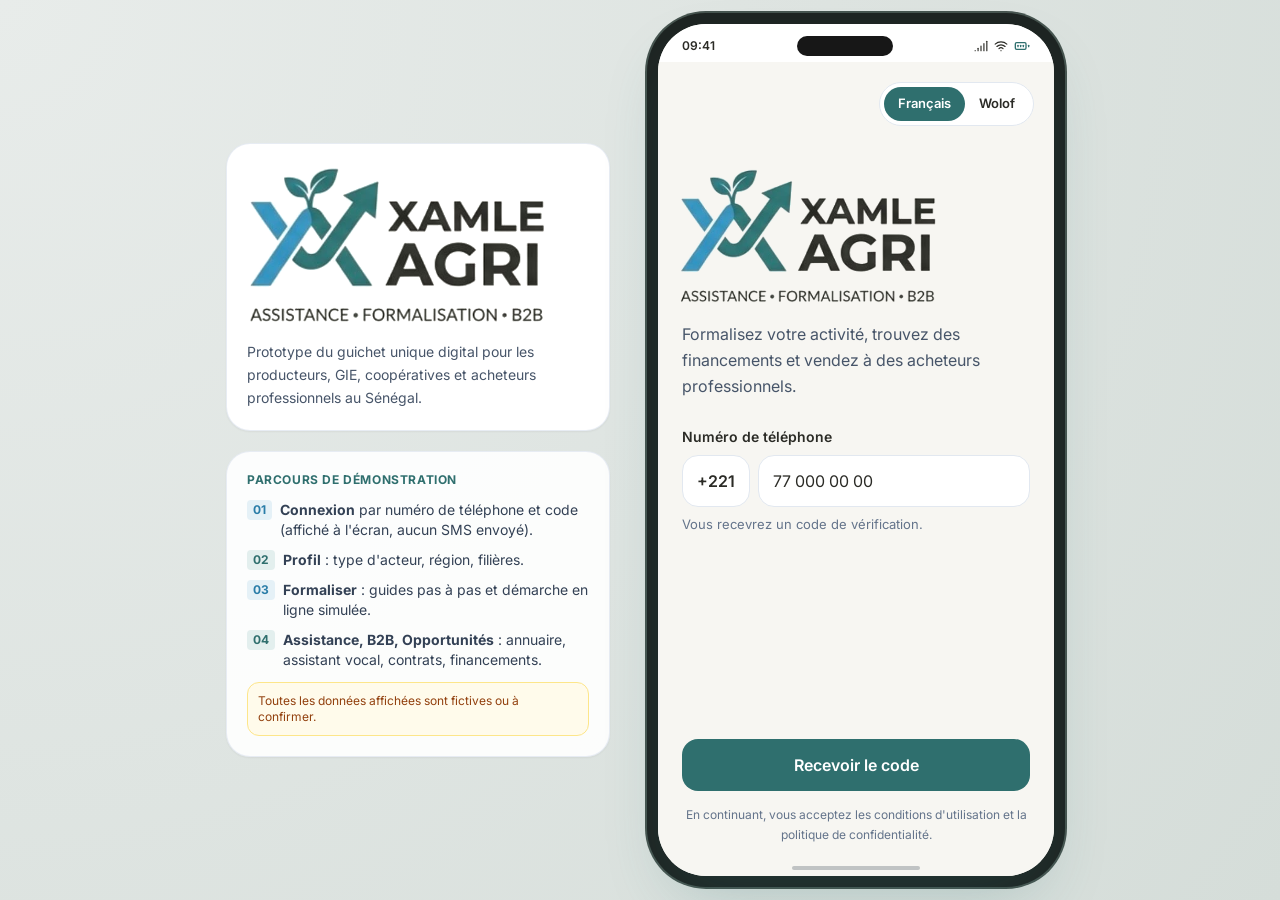
<file: index.html>
<!DOCTYPE html>
<html lang="fr">
<head>
<meta charset="UTF-8">
<meta name="viewport" content="width=device-width, initial-scale=1.0, viewport-fit=cover">
<meta name="theme-color" content="#347574">
<title>Connexion — XAMLE AGRI</title>
<link rel="icon" href="assets/favicon.png?v=20261127a" type="image/png">
<link rel="manifest" href="manifest.webmanifest">
<link rel="apple-touch-icon" href="assets/icon-180.png">
<meta name="apple-mobile-web-app-capable" content="yes">
<meta name="mobile-web-app-capable" content="yes">
<meta name="apple-mobile-web-app-title" content="XAMLE AGRI">
<link rel="preconnect" href="https://fonts.googleapis.com">
<link rel="preconnect" href="https://fonts.gstatic.com" crossorigin>
<link href="https://fonts.googleapis.com/css2?family=Inter:wght@400;500;600;700;800&family=Plus+Jakarta+Sans:wght@700;800&display=swap" rel="stylesheet">
<link rel="stylesheet" href="assets/app.css?v=20261127a">
</head>
<body data-page="connexion">
<aside class="side-panel hidden lg:flex flex-col max-w-sm mr-12 text-xamle-text space-y-5">
  <div class="bg-white p-5 rounded-3xl border border-slate-200/80 shadow-sm">
    <img src="assets/logo-full.png?v=20261127a" alt="XAMLE AGRI — Assistance, Formalisation, B2B" class="w-full max-w-[300px] h-auto shrink-0 object-contain" >
    <p class="text-sm text-slate-600 leading-relaxed mt-4">
      Prototype du guichet unique digital pour les producteurs, GIE, coopératives et acheteurs professionnels au Sénégal.
    </p>
  </div>
  <div class="bg-white/90 p-5 rounded-3xl border border-slate-200/80 shadow-sm space-y-3 text-sm">
    <p class="font-bold text-xamle-green uppercase tracking-wider text-xs">Parcours de démonstration</p>
    <ol class="space-y-2.5 text-slate-700">
      <li class="flex items-start gap-2"><span class="step-chip bg-xamle-blueLight text-xamle-blue">01</span><span><strong>Connexion</strong> par numéro de téléphone et code (affiché à l'écran, aucun SMS envoyé).</span></li>
      <li class="flex items-start gap-2"><span class="step-chip bg-xamle-greenPale text-xamle-green">02</span><span><strong>Profil</strong> : type d'acteur, région, filières.</span></li>
      <li class="flex items-start gap-2"><span class="step-chip bg-xamle-blueLight text-xamle-blue">03</span><span><strong>Formaliser</strong> : guides pas à pas et démarche en ligne simulée.</span></li>
      <li class="flex items-start gap-2"><span class="step-chip bg-xamle-greenPale text-xamle-green">04</span><span><strong>Assistance, B2B, Opportunités</strong> : annuaire, assistant vocal, contrats, financements.</span></li>
    </ol>
    <p class="text-xs text-amber-800 bg-amber-50 border border-amber-200 rounded-xl p-2.5">Toutes les données affichées sont fictives ou à confirmer.</p>
  </div>
</aside>

<div class="phone-chassis">
  <div class="status-bar bg-white text-xamle-text px-6 pt-3 pb-1.5 flex items-center justify-between text-[12px] font-semibold z-30 select-none" aria-hidden="true">
    <span>09:41</span>
    <div class="w-24 h-5 bg-neutral-900 rounded-full"></div>
    <span class="flex items-center gap-1.5">
      <i data-lucide="signal" class="w-3.5 h-3.5"></i><i data-lucide="wifi" class="w-3.5 h-3.5"></i><i data-lucide="battery-full" class="w-4 h-4 text-xamle-green"></i>
    </span>
  </div>
<main class="auth-screen flex-1 flex flex-col bg-xamle-bg overflow-y-auto">
  <form id="login-form" class="flex-1 flex flex-col" novalidate>
    <div class="flex justify-end px-5 pt-5">
      <div role="group" aria-label="Langue" class="flex bg-white border border-slate-200 rounded-full p-1">
        <button type="button" data-lang="FR"
          class="lang-btn is-active" aria-pressed="true">Français</button>
        <button type="button" data-lang="WO"
          class="lang-btn " aria-pressed="false">Wolof</button>
      </div>
    </div>

    <div class="flex-1 flex flex-col px-6 pt-10 pb-8 gap-7">
      <div class="flex flex-col gap-4">
        <h1 class="sr-only">XAMLE AGRI</h1>
        <img src="assets/logo-full.png?v=20261127a" alt="XAMLE AGRI — Assistance, Formalisation, B2B" class="w-[260px] h-auto -ml-1 shrink-0 object-contain" >
        <p id="wo-note" class="hidden text-[13px] text-xamle-blue bg-xamle-blueLight rounded-xl px-3 py-2">Interface wolof en préparation : l'assistant vocal répondra en wolof.</p>
        <div class="flex flex-col gap-2">
          <p class="text-base leading-relaxed text-slate-600">Formalisez votre activité, trouvez des financements et vendez à des acheteurs professionnels.</p>
        </div>
              </div>

      <div class="flex flex-col gap-2">
        <label for="tel" class="text-sm font-semibold">Numéro de téléphone</label>
        <div class="flex gap-2">
          <span class="flex items-center px-3.5 min-h-[52px] bg-white border border-slate-200 rounded-2xl text-base font-semibold">+221</span>
          <input id="tel" name="phone" type="tel" inputmode="tel" autocomplete="tel-national" required
            value="77 000 00 00" placeholder="77 000 00 00"
            class="field flex-1 min-w-0 "
            aria-describedby="tel-help tel-error">
        </div>
                <p id="tel-error" class="field-error hidden" aria-live="polite"></p>
        <p id="tel-help" class="text-[13px] text-slate-500">Vous recevrez un code de vérification.</p>
      </div>

      <div class="mt-auto flex flex-col gap-3.5">
        <button type="submit" class="btn-primary">Recevoir le code</button>
        <button type="button" data-install onclick="installApp()" class="hidden btn-outline w-full">Installer l'application sur mon téléphone</button>
        <p class="text-center text-xs leading-relaxed text-slate-500">En continuant, vous acceptez les conditions d'utilisation et la politique de confidentialité.</p>
      </div>
    </div>
  </form>
</main>
  <div class="home-indicator absolute bottom-1.5 inset-x-0 flex justify-center pointer-events-none z-40" aria-hidden="true">
    <div class="w-32 h-1 bg-slate-800/25 rounded-full"></div>
  </div>
</div><!-- /.phone-chassis -->
<script src="assets/data.js?v=20261127a"></script>
<script src="assets/store.js?v=20261127a"></script>
<script src="assets/vendor/lucide.min.js?v=20261127a"></script>
<script src="assets/auth.js?v=20261127a"></script>
<script>try { lucide.createIcons(); } catch (e) {}</script>
</body>
</html>
</file>
<file: assets/app.css>
*,:after,:before{--tw-border-spacing-x:0;--tw-border-spacing-y:0;--tw-translate-x:0;--tw-translate-y:0;--tw-rotate:0;--tw-skew-x:0;--tw-skew-y:0;--tw-scale-x:1;--tw-scale-y:1;--tw-pan-x: ;--tw-pan-y: ;--tw-pinch-zoom: ;--tw-scroll-snap-strictness:proximity;--tw-gradient-from-position: ;--tw-gradient-via-position: ;--tw-gradient-to-position: ;--tw-ordinal: ;--tw-slashed-zero: ;--tw-numeric-figure: ;--tw-numeric-spacing: ;--tw-numeric-fraction: ;--tw-ring-inset: ;--tw-ring-offset-width:0px;--tw-ring-offset-color:#fff;--tw-ring-color:rgba(59,130,246,.5);--tw-ring-offset-shadow:0 0 #0000;--tw-ring-shadow:0 0 #0000;--tw-shadow:0 0 #0000;--tw-shadow-colored:0 0 #0000;--tw-blur: ;--tw-brightness: ;--tw-contrast: ;--tw-grayscale: ;--tw-hue-rotate: ;--tw-invert: ;--tw-saturate: ;--tw-sepia: ;--tw-drop-shadow: ;--tw-backdrop-blur: ;--tw-backdrop-brightness: ;--tw-backdrop-contrast: ;--tw-backdrop-grayscale: ;--tw-backdrop-hue-rotate: ;--tw-backdrop-invert: ;--tw-backdrop-opacity: ;--tw-backdrop-saturate: ;--tw-backdrop-sepia: ;--tw-contain-size: ;--tw-contain-layout: ;--tw-contain-paint: ;--tw-contain-style: }::backdrop{--tw-border-spacing-x:0;--tw-border-spacing-y:0;--tw-translate-x:0;--tw-translate-y:0;--tw-rotate:0;--tw-skew-x:0;--tw-skew-y:0;--tw-scale-x:1;--tw-scale-y:1;--tw-pan-x: ;--tw-pan-y: ;--tw-pinch-zoom: ;--tw-scroll-snap-strictness:proximity;--tw-gradient-from-position: ;--tw-gradient-via-position: ;--tw-gradient-to-position: ;--tw-ordinal: ;--tw-slashed-zero: ;--tw-numeric-figure: ;--tw-numeric-spacing: ;--tw-numeric-fraction: ;--tw-ring-inset: ;--tw-ring-offset-width:0px;--tw-ring-offset-color:#fff;--tw-ring-color:rgba(59,130,246,.5);--tw-ring-offset-shadow:0 0 #0000;--tw-ring-shadow:0 0 #0000;--tw-shadow:0 0 #0000;--tw-shadow-colored:0 0 #0000;--tw-blur: ;--tw-brightness: ;--tw-contrast: ;--tw-grayscale: ;--tw-hue-rotate: ;--tw-invert: ;--tw-saturate: ;--tw-sepia: ;--tw-drop-shadow: ;--tw-backdrop-blur: ;--tw-backdrop-brightness: ;--tw-backdrop-contrast: ;--tw-backdrop-grayscale: ;--tw-backdrop-hue-rotate: ;--tw-backdrop-invert: ;--tw-backdrop-opacity: ;--tw-backdrop-saturate: ;--tw-backdrop-sepia: ;--tw-contain-size: ;--tw-contain-layout: ;--tw-contain-paint: ;--tw-contain-style: }/*! tailwindcss v3.4.17 | MIT License | https://tailwindcss.com*/*,:after,:before{box-sizing:border-box;border:0 solid #e5e7eb}:after,:before{--tw-content:""}:host,html{line-height:1.5;-webkit-text-size-adjust:100%;-moz-tab-size:4;-o-tab-size:4;tab-size:4;font-family:Inter,system-ui,sans-serif;font-feature-settings:normal;font-variation-settings:normal;-webkit-tap-highlight-color:transparent}body{line-height:inherit}hr{height:0;color:inherit;border-top-width:1px}abbr:where([title]){-webkit-text-decoration:underline dotted;text-decoration:underline dotted}h1,h2,h3,h4,h5,h6{font-size:inherit;font-weight:inherit}a{color:inherit;text-decoration:inherit}b,strong{font-weight:bolder}code,kbd,pre,samp{font-family:ui-monospace,SFMono-Regular,Menlo,Monaco,Consolas,Liberation Mono,Courier New,monospace;font-feature-settings:normal;font-variation-settings:normal;font-size:1em}small{font-size:80%}sub,sup{font-size:75%;line-height:0;position:relative;vertical-align:baseline}sub{bottom:-.25em}sup{top:-.5em}table{text-indent:0;border-color:inherit;border-collapse:collapse}button,input,optgroup,select,textarea{font-family:inherit;font-feature-settings:inherit;font-variation-settings:inherit;font-size:100%;font-weight:inherit;line-height:inherit;letter-spacing:inherit;color:inherit;margin:0;padding:0}button,select{text-transform:none}button,input:where([type=button]),input:where([type=reset]),input:where([type=submit]){-webkit-appearance:button;background-color:transparent;background-image:none}:-moz-focusring{outline:auto}:-moz-ui-invalid{box-shadow:none}progress{vertical-align:baseline}::-webkit-inner-spin-button,::-webkit-outer-spin-button{height:auto}[type=search]{-webkit-appearance:textfield;outline-offset:-2px}::-webkit-search-decoration{-webkit-appearance:none}::-webkit-file-upload-button{-webkit-appearance:button;font:inherit}summary{display:list-item}blockquote,dd,dl,figure,h1,h2,h3,h4,h5,h6,hr,p,pre{margin:0}fieldset{margin:0}fieldset,legend{padding:0}menu,ol,ul{list-style:none;margin:0;padding:0}dialog{padding:0}textarea{resize:vertical}input::-moz-placeholder,textarea::-moz-placeholder{opacity:1;color:#9ca3af}input::placeholder,textarea::placeholder{opacity:1;color:#9ca3af}[role=button],button{cursor:pointer}:disabled{cursor:default}audio,canvas,embed,iframe,img,object,svg,video{display:block;vertical-align:middle}img,video{max-width:100%;height:auto}[hidden]:where(:not([hidden=until-found])){display:none}body,html{height:100%}body{font-family:Inter,system-ui,sans-serif;--tw-text-opacity:1;color:rgb(43 43 38/var(--tw-text-opacity,1));-webkit-font-smoothing:antialiased;-moz-osx-font-smoothing:grayscale;margin:0;background:radial-gradient(circle at top left,#e8ecea,#d5ddd9);min-height:100vh;display:flex;align-items:center;justify-content:center;padding:16px}:focus-visible{outline:2px solid #2a7da8;outline-offset:2px}.phone-chassis{width:396px;max-width:100%;height:852px;max-height:calc(100vh - 32px);border-radius:48px;box-shadow:0 28px 65px -15px rgba(47,111,110,.28),0 0 0 11px #1e2422,0 0 0 13px #475550;position:relative;overflow:hidden;background:#f7f6f2;display:flex;flex-direction:column}.step-chip{flex-shrink:0;border-radius:.25rem;padding:.125rem .375rem;font-size:.75rem;line-height:1rem;font-weight:700}.pillar-card{display:flex;flex-direction:column;gap:.5rem;border-radius:1rem;border-width:1px;--tw-border-opacity:1;border-color:rgb(230 220 198/var(--tw-border-opacity,1));--tw-bg-opacity:1;background-color:rgb(241 235 221/var(--tw-bg-opacity,1));padding:.5rem .5rem .75rem;text-align:left;transition-property:color,background-color,border-color,text-decoration-color,fill,stroke,opacity,box-shadow,transform,filter,-webkit-backdrop-filter;transition-property:color,background-color,border-color,text-decoration-color,fill,stroke,opacity,box-shadow,transform,filter,backdrop-filter;transition-property:color,background-color,border-color,text-decoration-color,fill,stroke,opacity,box-shadow,transform,filter,backdrop-filter,-webkit-backdrop-filter;transition-timing-function:cubic-bezier(.4,0,.2,1);transition-duration:.15s}.pillar-card:hover{--tw-border-opacity:1;border-color:rgb(47 111 110/var(--tw-border-opacity,1))}.pillar-label{position:relative;z-index:10;margin-left:.25rem;margin-right:.25rem;margin-top:-1.25rem;display:block;border-radius:9999px;--tw-bg-opacity:1;background-color:rgb(47 111 110/var(--tw-bg-opacity,1));padding-top:.5rem;padding-bottom:.5rem;text-align:center;font-size:14px;font-weight:600;--tw-text-opacity:1;color:rgb(255 255 255/var(--tw-text-opacity,1));--tw-shadow:0 4px 6px -1px rgba(0,0,0,.1),0 2px 4px -2px rgba(0,0,0,.1);--tw-shadow-colored:0 4px 6px -1px var(--tw-shadow-color),0 2px 4px -2px var(--tw-shadow-color)}.card,.pillar-label{box-shadow:var(--tw-ring-offset-shadow,0 0 #0000),var(--tw-ring-shadow,0 0 #0000),var(--tw-shadow)}.card{border-radius:1rem;border-width:1px;border-color:rgba(226,232,240,.8);--tw-bg-opacity:1;background-color:rgb(255 255 255/var(--tw-bg-opacity,1));padding:.875rem;--tw-shadow:0 1px 2px 0 rgba(0,0,0,.05);--tw-shadow-colored:0 1px 2px 0 var(--tw-shadow-color)}.section-title{font-size:12.5px;font-weight:700;text-transform:uppercase;letter-spacing:.05em;--tw-text-opacity:1;color:rgb(71 85 105/var(--tw-text-opacity,1))}.pill{display:inline-block;border-radius:.25rem;padding:.125rem .5rem;font-size:11px;font-weight:700}.track-row{display:flex;align-items:center;gap:.625rem;border-radius:.75rem;border-width:1px;border-color:rgba(226,232,240,.6);--tw-bg-opacity:1;background-color:rgb(247 246 242/var(--tw-bg-opacity,1));padding:.625rem;transition-property:color,background-color,border-color,text-decoration-color,fill,stroke,opacity,box-shadow,transform,filter,-webkit-backdrop-filter;transition-property:color,background-color,border-color,text-decoration-color,fill,stroke,opacity,box-shadow,transform,filter,backdrop-filter;transition-property:color,background-color,border-color,text-decoration-color,fill,stroke,opacity,box-shadow,transform,filter,backdrop-filter,-webkit-backdrop-filter;transition-timing-function:cubic-bezier(.4,0,.2,1);transition-duration:.15s}.track-row:hover{--tw-border-opacity:1;border-color:rgb(47 111 110/var(--tw-border-opacity,1))}.track-icon{height:2rem;width:2rem;border-radius:.5rem}.step-dot,.track-icon{display:flex;flex-shrink:0;align-items:center;justify-content:center}.step-dot{height:30px;width:30px;border-radius:9999px;--tw-bg-opacity:1;background-color:rgb(255 255 255/var(--tw-bg-opacity,1));font-size:.875rem;line-height:1.25rem;font-weight:700}.btn-primary{display:inline-flex;min-height:52px;align-items:center;justify-content:center;border-radius:1rem;--tw-bg-opacity:1;background-color:rgb(47 111 110/var(--tw-bg-opacity,1));padding-left:1rem;padding-right:1rem;font-size:1rem;line-height:1.5rem;font-weight:600;--tw-text-opacity:1;color:rgb(255 255 255/var(--tw-text-opacity,1));transition-property:color,background-color,border-color,text-decoration-color,fill,stroke,opacity,box-shadow,transform,filter,-webkit-backdrop-filter;transition-property:color,background-color,border-color,text-decoration-color,fill,stroke,opacity,box-shadow,transform,filter,backdrop-filter;transition-property:color,background-color,border-color,text-decoration-color,fill,stroke,opacity,box-shadow,transform,filter,backdrop-filter,-webkit-backdrop-filter;transition-timing-function:cubic-bezier(.4,0,.2,1);transition-duration:.15s}.btn-primary:hover{--tw-bg-opacity:1;background-color:rgb(59 133 132/var(--tw-bg-opacity,1))}.btn-outline{display:inline-flex;min-height:48px;border-radius:1rem;border-width:1.5px;--tw-border-opacity:1;border-color:rgb(47 111 110/var(--tw-border-opacity,1));--tw-bg-opacity:1;background-color:rgb(255 255 255/var(--tw-bg-opacity,1));padding-left:.75rem;padding-right:.75rem;font-size:14px;font-weight:600;color:rgb(47 111 110/var(--tw-text-opacity,1))}.btn-outline,.icon-link{align-items:center;justify-content:center;--tw-text-opacity:1}.icon-link{display:flex;height:2.75rem;width:2.75rem;border-radius:9999px;color:rgb(43 43 38/var(--tw-text-opacity,1))}.icon-link:hover{background-color:rgba(226,232,240,.6)}.field{min-height:52px;border-radius:1rem;border-width:1px;border-color:rgb(226 232 240/var(--tw-border-opacity,1));background-color:rgb(255 255 255/var(--tw-bg-opacity,1));padding-left:.875rem;padding-right:.875rem;font-size:1rem;line-height:1.5rem}.field,.field-sm{width:100%;--tw-border-opacity:1;--tw-bg-opacity:1;--tw-text-opacity:1;color:rgb(43 43 38/var(--tw-text-opacity,1))}.field-sm{border-radius:.75rem;border-width:1px;border-color:rgb(226 232 240/var(--tw-border-opacity,1));background-color:rgb(247 246 242/var(--tw-bg-opacity,1));padding:.625rem;font-size:13px;font-weight:500}.field-label{margin-bottom:.25rem;display:block;font-size:11.5px;font-weight:700;--tw-text-opacity:1;color:rgb(71 85 105/var(--tw-text-opacity,1))}.field-error{font-size:13px;font-weight:500;--tw-text-opacity:1;color:rgb(185 28 28/var(--tw-text-opacity,1))}.otp-input{height:3.5rem;width:3rem;border-radius:.75rem;border-width:1px;--tw-border-opacity:1;border-color:rgb(226 232 240/var(--tw-border-opacity,1));--tw-bg-opacity:1;background-color:rgb(255 255 255/var(--tw-bg-opacity,1));text-align:center;font-size:22px;font-weight:700}.otp-input:focus{border-width:2px;--tw-border-opacity:1;border-color:rgb(47 111 110/var(--tw-border-opacity,1))}.demo-note{display:flex;align-items:center;gap:.5rem;border-radius:.75rem;border-width:1px;--tw-border-opacity:1;border-color:rgb(253 230 138/var(--tw-border-opacity,1));--tw-bg-opacity:1;background-color:rgb(255 251 235/var(--tw-bg-opacity,1));padding:.75rem;font-size:13px;--tw-text-opacity:1;color:rgb(120 53 15/var(--tw-text-opacity,1))}.lang-btn{min-height:34px;border-radius:9999px;padding-left:.875rem;padding-right:.875rem;font-size:13px;font-weight:600;--tw-text-opacity:1;color:rgb(43 43 38/var(--tw-text-opacity,1))}.lang-btn.is-active{--tw-bg-opacity:1;background-color:rgb(47 111 110/var(--tw-bg-opacity,1));--tw-text-opacity:1;color:rgb(255 255 255/var(--tw-text-opacity,1))}.chip{position:relative;cursor:pointer}.chip input{position:absolute;height:0;width:0;opacity:0}.chip span{display:inline-flex;min-height:38px;align-items:center;border-radius:9999px;border-width:1px;--tw-border-opacity:1;border-color:rgb(226 232 240/var(--tw-border-opacity,1));--tw-bg-opacity:1;background-color:rgb(255 255 255/var(--tw-bg-opacity,1));padding-left:.875rem;padding-right:.875rem;font-size:.875rem;line-height:1.25rem;font-weight:500}.chip input:checked+span{--tw-border-opacity:1;border-color:rgb(47 111 110/var(--tw-border-opacity,1));--tw-bg-opacity:1;background-color:rgb(47 111 110/var(--tw-bg-opacity,1));--tw-text-opacity:1;color:rgb(255 255 255/var(--tw-text-opacity,1))}.chip input:focus-visible+span{outline:2px solid #2a7da8;outline-offset:2px}.filter-chip{white-space:nowrap;border-radius:9999px;border-width:1px;border-color:rgb(226 232 240/var(--tw-border-opacity,1));background-color:rgb(255 255 255/var(--tw-bg-opacity,1));padding:.375rem .75rem;font-size:12px;font-weight:700;color:rgb(51 65 85/var(--tw-text-opacity,1));transition-property:color,background-color,border-color,text-decoration-color,fill,stroke,opacity,box-shadow,transform,filter,-webkit-backdrop-filter;transition-property:color,background-color,border-color,text-decoration-color,fill,stroke,opacity,box-shadow,transform,filter,backdrop-filter;transition-property:color,background-color,border-color,text-decoration-color,fill,stroke,opacity,box-shadow,transform,filter,backdrop-filter,-webkit-backdrop-filter;transition-timing-function:cubic-bezier(.4,0,.2,1);transition-duration:.15s}.filter-chip,.filter-chip.is-on{--tw-border-opacity:1;--tw-bg-opacity:1;--tw-text-opacity:1}.filter-chip.is-on{border-color:rgb(47 111 110/var(--tw-border-opacity,1));background-color:rgb(47 111 110/var(--tw-bg-opacity,1));color:rgb(255 255 255/var(--tw-text-opacity,1))}.status-badge{display:flex;align-items:center;gap:.25rem;border-radius:9999px;border-width:1px;padding:.25rem .625rem;font-size:11.5px;font-weight:700}.status-badge.is-informal{--tw-border-opacity:1;border-color:rgb(252 211 77/var(--tw-border-opacity,1));--tw-bg-opacity:1;background-color:rgb(255 251 235/var(--tw-bg-opacity,1));--tw-text-opacity:1;color:rgb(120 53 15/var(--tw-text-opacity,1))}.status-badge.is-formal{border-color:rgba(47,111,110,.4);--tw-bg-opacity:1;background-color:rgb(227 239 238/var(--tw-bg-opacity,1));--tw-text-opacity:1;color:rgb(47 111 110/var(--tw-text-opacity,1))}.nav-btn{display:flex;min-height:44px;flex:1 1 0%;flex-direction:column;align-items:center;justify-content:center;gap:.125rem;font-size:11px;font-weight:500;--tw-text-opacity:1;color:rgb(100 116 139/var(--tw-text-opacity,1))}.nav-btn.is-active{font-weight:700;--tw-text-opacity:1;color:rgb(47 111 110/var(--tw-text-opacity,1))}.sr-only{position:absolute;width:1px;height:1px;padding:0;margin:-1px;overflow:hidden;clip:rect(0,0,0,0);white-space:nowrap;border-width:0}.pointer-events-none{pointer-events:none}.visible{visibility:visible}.absolute{position:absolute}.relative{position:relative}.inset-0{inset:0}.inset-x-0{left:0;right:0}.-top-3{top:-.75rem}.bottom-0{bottom:0}.bottom-1\.5{bottom:.375rem}.left-3{left:.75rem}.left-4{left:1rem}.right-0{right:0}.right-2{right:.5rem}.right-4{right:1rem}.top-0{top:0}.top-2{top:.5rem}.top-28{top:7rem}.top-3{top:.75rem}.z-10{z-index:10}.z-20{z-index:20}.z-30{z-index:30}.z-40{z-index:40}.z-50{z-index:50}.-mx-5{margin-left:-1.25rem;margin-right:-1.25rem}.mx-auto{margin-left:auto;margin-right:auto}.-ml-1{margin-left:-.25rem}.-ml-2{margin-left:-.5rem}.-mt-5{margin-top:-1.25rem}.mb-1{margin-bottom:.25rem}.mb-2{margin-bottom:.5rem}.mb-2\.5{margin-bottom:.625rem}.mr-12{margin-right:3rem}.mt-0\.5{margin-top:.125rem}.mt-1{margin-top:.25rem}.mt-2{margin-top:.5rem}.mt-2\.5{margin-top:.625rem}.mt-3\.5{margin-top:.875rem}.mt-4{margin-top:1rem}.mt-auto{margin-top:auto}.line-clamp-2{overflow:hidden;display:-webkit-box;-webkit-box-orient:vertical;-webkit-line-clamp:2}.block{display:block}.inline-block{display:inline-block}.flex{display:flex}.inline-flex{display:inline-flex}.grid{display:grid}.hidden{display:none}.aspect-\[4\/3\]{aspect-ratio:4/3}.h-0\.5{height:.125rem}.h-1{height:.25rem}.h-1\.5{height:.375rem}.h-10{height:2.5rem}.h-11{height:2.75rem}.h-14{height:3.5rem}.h-16{height:4rem}.h-2{height:.5rem}.h-20{height:5rem}.h-3{height:.75rem}.h-3\.5{height:.875rem}.h-32{height:8rem}.h-4{height:1rem}.h-5{height:1.25rem}.h-6{height:1.5rem}.h-9{height:2.25rem}.h-auto{height:auto}.h-full{height:100%}.max-h-\[86\%\]{max-height:86%}.\!min-h-\[48px\]{min-height:48px!important}.min-h-\[52px\]{min-height:52px}.w-1{width:.25rem}.w-1\.5{width:.375rem}.w-1\/2{width:50%}.w-10{width:2.5rem}.w-11{width:2.75rem}.w-14{width:3.5rem}.w-16{width:4rem}.w-2{width:.5rem}.w-20{width:5rem}.w-24{width:6rem}.w-3{width:.75rem}.w-3\.5{width:.875rem}.w-32{width:8rem}.w-4{width:1rem}.w-5{width:1.25rem}.w-6{width:1.5rem}.w-9{width:2.25rem}.w-\[260px\]{width:260px}.w-\[58\%\]{width:58%}.w-\[62\%\]{width:62%}.w-full{width:100%}.min-w-0{min-width:0}.max-w-\[300px\]{max-width:300px}.max-w-sm{max-width:24rem}.flex-1{flex:1 1 0%}.shrink-0{flex-shrink:0}.transform{transform:translate(var(--tw-translate-x),var(--tw-translate-y)) rotate(var(--tw-rotate)) skewX(var(--tw-skew-x)) skewY(var(--tw-skew-y)) scaleX(var(--tw-scale-x)) scaleY(var(--tw-scale-y))}.select-none{-webkit-user-select:none;-moz-user-select:none;user-select:none}.list-disc{list-style-type:disc}.grid-cols-2{grid-template-columns:repeat(2,minmax(0,1fr))}.grid-cols-3{grid-template-columns:repeat(3,minmax(0,1fr))}.flex-col{flex-direction:column}.flex-wrap{flex-wrap:wrap}.items-start{align-items:flex-start}.items-end{align-items:flex-end}.items-center{align-items:center}.items-baseline{align-items:baseline}.justify-end{justify-content:flex-end}.justify-center{justify-content:center}.justify-between{justify-content:space-between}.gap-1{gap:.25rem}.gap-1\.5{gap:.375rem}.gap-2{gap:.5rem}.gap-2\.5{gap:.625rem}.gap-3{gap:.75rem}.gap-3\.5{gap:.875rem}.gap-4{gap:1rem}.gap-5{gap:1.25rem}.gap-7{gap:1.75rem}.space-y-1>:not([hidden])~:not([hidden]){--tw-space-y-reverse:0;margin-top:calc(.25rem*(1 - var(--tw-space-y-reverse)));margin-bottom:calc(.25rem*var(--tw-space-y-reverse))}.space-y-1\.5>:not([hidden])~:not([hidden]){--tw-space-y-reverse:0;margin-top:calc(.375rem*(1 - var(--tw-space-y-reverse)));margin-bottom:calc(.375rem*var(--tw-space-y-reverse))}.space-y-2>:not([hidden])~:not([hidden]){--tw-space-y-reverse:0;margin-top:calc(.5rem*(1 - var(--tw-space-y-reverse)));margin-bottom:calc(.5rem*var(--tw-space-y-reverse))}.space-y-2\.5>:not([hidden])~:not([hidden]){--tw-space-y-reverse:0;margin-top:calc(.625rem*(1 - var(--tw-space-y-reverse)));margin-bottom:calc(.625rem*var(--tw-space-y-reverse))}.space-y-3>:not([hidden])~:not([hidden]){--tw-space-y-reverse:0;margin-top:calc(.75rem*(1 - var(--tw-space-y-reverse)));margin-bottom:calc(.75rem*var(--tw-space-y-reverse))}.space-y-3\.5>:not([hidden])~:not([hidden]){--tw-space-y-reverse:0;margin-top:calc(.875rem*(1 - var(--tw-space-y-reverse)));margin-bottom:calc(.875rem*var(--tw-space-y-reverse))}.space-y-4>:not([hidden])~:not([hidden]){--tw-space-y-reverse:0;margin-top:calc(1rem*(1 - var(--tw-space-y-reverse)));margin-bottom:calc(1rem*var(--tw-space-y-reverse))}.space-y-5>:not([hidden])~:not([hidden]){--tw-space-y-reverse:0;margin-top:calc(1.25rem*(1 - var(--tw-space-y-reverse)));margin-bottom:calc(1.25rem*var(--tw-space-y-reverse))}.overflow-hidden{overflow:hidden}.overflow-x-auto{overflow-x:auto}.overflow-y-auto{overflow-y:auto}.truncate{overflow:hidden;text-overflow:ellipsis;white-space:nowrap}.rounded{border-radius:.25rem}.rounded-2xl{border-radius:1rem}.rounded-3xl{border-radius:1.5rem}.rounded-full{border-radius:9999px}.rounded-lg{border-radius:.5rem}.rounded-md{border-radius:.375rem}.rounded-xl{border-radius:.75rem}.rounded-t-3xl{border-top-left-radius:1.5rem;border-top-right-radius:1.5rem}.border{border-width:1px}.border-2{border-width:2px}.border-4{border-width:4px}.border-b{border-bottom-width:1px}.border-t{border-top-width:1px}.border-dashed{border-style:dashed}.border-amber-200{--tw-border-opacity:1;border-color:rgb(253 230 138/var(--tw-border-opacity,1))}.border-red-500{--tw-border-opacity:1;border-color:rgb(239 68 68/var(--tw-border-opacity,1))}.border-slate-100{--tw-border-opacity:1;border-color:rgb(241 245 249/var(--tw-border-opacity,1))}.border-slate-200{--tw-border-opacity:1;border-color:rgb(226 232 240/var(--tw-border-opacity,1))}.border-slate-200\/60{border-color:rgba(226,232,240,.6)}.border-slate-200\/80{border-color:rgba(226,232,240,.8)}.border-slate-300{--tw-border-opacity:1;border-color:rgb(203 213 225/var(--tw-border-opacity,1))}.border-slate-700{--tw-border-opacity:1;border-color:rgb(51 65 85/var(--tw-border-opacity,1))}.border-xamle-bg{--tw-border-opacity:1;border-color:rgb(247 246 242/var(--tw-border-opacity,1))}.border-xamle-blue\/25{border-color:rgba(42,125,168,.25)}.border-xamle-green{--tw-border-opacity:1;border-color:rgb(47 111 110/var(--tw-border-opacity,1))}.border-xamle-green\/25{border-color:rgba(47,111,110,.25)}.border-xamle-green\/30{border-color:rgba(47,111,110,.3)}.border-xamle-green\/40{border-color:rgba(47,111,110,.4)}.bg-amber-100{--tw-bg-opacity:1;background-color:rgb(254 243 199/var(--tw-bg-opacity,1))}.bg-amber-200{--tw-bg-opacity:1;background-color:rgb(253 230 138/var(--tw-bg-opacity,1))}.bg-amber-300{--tw-bg-opacity:1;background-color:rgb(252 211 77/var(--tw-bg-opacity,1))}.bg-amber-50{--tw-bg-opacity:1;background-color:rgb(255 251 235/var(--tw-bg-opacity,1))}.bg-amber-500{--tw-bg-opacity:1;background-color:rgb(245 158 11/var(--tw-bg-opacity,1))}.bg-black{--tw-bg-opacity:1;background-color:rgb(0 0 0/var(--tw-bg-opacity,1))}.bg-black\/20{background-color:rgba(0,0,0,.2)}.bg-emerald-100{--tw-bg-opacity:1;background-color:rgb(209 250 229/var(--tw-bg-opacity,1))}.bg-emerald-50{--tw-bg-opacity:1;background-color:rgb(236 253 245/var(--tw-bg-opacity,1))}.bg-emerald-500\/20{background-color:rgba(16,185,129,.2)}.bg-neutral-900{--tw-bg-opacity:1;background-color:rgb(23 23 23/var(--tw-bg-opacity,1))}.bg-red-50{--tw-bg-opacity:1;background-color:rgb(254 242 242/var(--tw-bg-opacity,1))}.bg-sky-400{--tw-bg-opacity:1;background-color:rgb(56 189 248/var(--tw-bg-opacity,1))}.bg-sky-50{--tw-bg-opacity:1;background-color:rgb(240 249 255/var(--tw-bg-opacity,1))}.bg-slate-100{--tw-bg-opacity:1;background-color:rgb(241 245 249/var(--tw-bg-opacity,1))}.bg-slate-200{--tw-bg-opacity:1;background-color:rgb(226 232 240/var(--tw-bg-opacity,1))}.bg-slate-200\/80{background-color:rgba(226,232,240,.8)}.bg-slate-50{--tw-bg-opacity:1;background-color:rgb(248 250 252/var(--tw-bg-opacity,1))}.bg-slate-800\/25{background-color:rgba(30,41,59,.25)}.bg-slate-900\/60{background-color:rgba(15,23,42,.6)}.bg-white{--tw-bg-opacity:1;background-color:rgb(255 255 255/var(--tw-bg-opacity,1))}.bg-white\/20{background-color:hsla(0,0%,100%,.2)}.bg-white\/90{background-color:hsla(0,0%,100%,.9)}.bg-xamle-bg{--tw-bg-opacity:1;background-color:rgb(247 246 242/var(--tw-bg-opacity,1))}.bg-xamle-blue{--tw-bg-opacity:1;background-color:rgb(42 125 168/var(--tw-bg-opacity,1))}.bg-xamle-blue\/25{background-color:rgba(42,125,168,.25)}.bg-xamle-blueLight{--tw-bg-opacity:1;background-color:rgb(229 241 247/var(--tw-bg-opacity,1))}.bg-xamle-blueLight\/60{background-color:rgba(229,241,247,.6)}.bg-xamle-blueLight\/70{background-color:rgba(229,241,247,.7)}.bg-xamle-blueLight\/80{background-color:rgba(229,241,247,.8)}.bg-xamle-green{--tw-bg-opacity:1;background-color:rgb(47 111 110/var(--tw-bg-opacity,1))}.bg-xamle-greenPale{--tw-bg-opacity:1;background-color:rgb(227 239 238/var(--tw-bg-opacity,1))}.bg-xamle-greenPale\/70{background-color:rgba(227,239,238,.7)}.bg-xamle-text\/95{background-color:rgba(43,43,38,.95)}.bg-yellow-50{--tw-bg-opacity:1;background-color:rgb(254 252 232/var(--tw-bg-opacity,1))}.bg-gradient-to-br{background-image:linear-gradient(to bottom right,var(--tw-gradient-stops))}.bg-gradient-to-r{background-image:linear-gradient(to right,var(--tw-gradient-stops))}.bg-gradient-to-tr{background-image:linear-gradient(to top right,var(--tw-gradient-stops))}.from-slate-800{--tw-gradient-from:#1e293b var(--tw-gradient-from-position);--tw-gradient-to:rgba(30,41,59,0) var(--tw-gradient-to-position);--tw-gradient-stops:var(--tw-gradient-from),var(--tw-gradient-to)}.from-xamle-blue{--tw-gradient-from:#2a7da8 var(--tw-gradient-from-position);--tw-gradient-to:rgba(42,125,168,0) var(--tw-gradient-to-position);--tw-gradient-stops:var(--tw-gradient-from),var(--tw-gradient-to)}.from-xamle-green{--tw-gradient-from:#2f6f6e var(--tw-gradient-from-position);--tw-gradient-to:rgba(47,111,110,0) var(--tw-gradient-to-position);--tw-gradient-stops:var(--tw-gradient-from),var(--tw-gradient-to)}.to-\[\#24595A\]{--tw-gradient-to:#24595a var(--tw-gradient-to-position)}.to-xamle-blue{--tw-gradient-to:#2a7da8 var(--tw-gradient-to-position)}.to-xamle-blueDark{--tw-gradient-to:#1f6286 var(--tw-gradient-to-position)}.to-xamle-green{--tw-gradient-to:#2f6f6e var(--tw-gradient-to-position)}.to-xamle-greenLight{--tw-gradient-to:#3b8584 var(--tw-gradient-to-position)}.object-contain{-o-object-fit:contain;object-fit:contain}.object-cover{-o-object-fit:cover;object-fit:cover}.object-\[center_20\%\]{-o-object-position:center 20%;object-position:center 20%}.p-1{padding:.25rem}.p-2{padding:.5rem}.p-2\.5{padding:.625rem}.p-3{padding:.75rem}.p-3\.5{padding:.875rem}.p-4{padding:1rem}.p-5{padding:1.25rem}.\!py-1{padding-top:.25rem!important;padding-bottom:.25rem!important}.px-1{padding-left:.25rem;padding-right:.25rem}.px-2{padding-left:.5rem;padding-right:.5rem}.px-2\.5{padding-left:.625rem;padding-right:.625rem}.px-3{padding-left:.75rem;padding-right:.75rem}.px-3\.5{padding-left:.875rem;padding-right:.875rem}.px-4{padding-left:1rem;padding-right:1rem}.px-5{padding-left:1.25rem;padding-right:1.25rem}.px-6{padding-left:1.5rem;padding-right:1.5rem}.py-0\.5{padding-top:.125rem;padding-bottom:.125rem}.py-1{padding-top:.25rem;padding-bottom:.25rem}.py-1\.5{padding-top:.375rem;padding-bottom:.375rem}.py-2{padding-top:.5rem;padding-bottom:.5rem}.py-2\.5{padding-top:.625rem;padding-bottom:.625rem}.py-3{padding-top:.75rem;padding-bottom:.75rem}.py-6{padding-top:1.5rem;padding-bottom:1.5rem}.\!pl-9{padding-left:2.25rem!important}.pb-0\.5{padding-bottom:.125rem}.pb-1\.5{padding-bottom:.375rem}.pb-2{padding-bottom:.5rem}.pb-28{padding-bottom:7rem}.pb-3{padding-bottom:.75rem}.pb-5{padding-bottom:1.25rem}.pb-8{padding-bottom:2rem}.pl-5{padding-left:1.25rem}.pt-1{padding-top:.25rem}.pt-1\.5{padding-top:.375rem}.pt-10{padding-top:2.5rem}.pt-2{padding-top:.5rem}.pt-3{padding-top:.75rem}.pt-3\.5{padding-top:.875rem}.pt-5{padding-top:1.25rem}.text-left{text-align:left}.text-center{text-align:center}.text-right{text-align:right}.font-display{font-family:Plus Jakarta Sans,Inter,sans-serif}.text-\[10\.5px\]{font-size:10.5px}.text-\[11\.5px\]{font-size:11.5px}.text-\[11px\]{font-size:11px}.text-\[12\.5px\]{font-size:12.5px}.text-\[12px\]{font-size:12px}.text-\[13px\]{font-size:13px}.text-\[14\.5px\]{font-size:14.5px}.text-\[14px\]{font-size:14px}.text-\[15px\]{font-size:15px}.text-\[16px\]{font-size:16px}.text-\[17px\]{font-size:17px}.text-\[18px\]{font-size:18px}.text-\[26px\]{font-size:26px}.text-base{font-size:1rem;line-height:1.5rem}.text-sm{font-size:.875rem;line-height:1.25rem}.text-xl{font-size:1.25rem;line-height:1.75rem}.text-xs{font-size:.75rem;line-height:1rem}.font-black{font-weight:900}.font-bold{font-weight:700}.font-extrabold{font-weight:800}.font-medium{font-weight:500}.font-normal{font-weight:400}.font-semibold{font-weight:600}.uppercase{text-transform:uppercase}.leading-\[1\.05\]{line-height:1.05}.leading-relaxed{line-height:1.625}.leading-snug{line-height:1.375}.leading-tight{line-height:1.25}.tracking-tight{letter-spacing:-.025em}.tracking-wider{letter-spacing:.05em}.tracking-widest{letter-spacing:.1em}.text-amber-700{--tw-text-opacity:1;color:rgb(180 83 9/var(--tw-text-opacity,1))}.text-amber-800{--tw-text-opacity:1;color:rgb(146 64 14/var(--tw-text-opacity,1))}.text-amber-900{--tw-text-opacity:1;color:rgb(120 53 15/var(--tw-text-opacity,1))}.text-emerald-400{--tw-text-opacity:1;color:rgb(52 211 153/var(--tw-text-opacity,1))}.text-emerald-800{--tw-text-opacity:1;color:rgb(6 95 70/var(--tw-text-opacity,1))}.text-orange-500{--tw-text-opacity:1;color:rgb(249 115 22/var(--tw-text-opacity,1))}.text-red-700{--tw-text-opacity:1;color:rgb(185 28 28/var(--tw-text-opacity,1))}.text-sky-700{--tw-text-opacity:1;color:rgb(3 105 161/var(--tw-text-opacity,1))}.text-slate-400{--tw-text-opacity:1;color:rgb(148 163 184/var(--tw-text-opacity,1))}.text-slate-500{--tw-text-opacity:1;color:rgb(100 116 139/var(--tw-text-opacity,1))}.text-slate-600{--tw-text-opacity:1;color:rgb(71 85 105/var(--tw-text-opacity,1))}.text-slate-700{--tw-text-opacity:1;color:rgb(51 65 85/var(--tw-text-opacity,1))}.text-slate-800{--tw-text-opacity:1;color:rgb(30 41 59/var(--tw-text-opacity,1))}.text-white{--tw-text-opacity:1;color:rgb(255 255 255/var(--tw-text-opacity,1))}.text-white\/90{color:hsla(0,0%,100%,.9)}.text-xamle-blue{--tw-text-opacity:1;color:rgb(42 125 168/var(--tw-text-opacity,1))}.text-xamle-green{--tw-text-opacity:1;color:rgb(47 111 110/var(--tw-text-opacity,1))}.text-xamle-text{--tw-text-opacity:1;color:rgb(43 43 38/var(--tw-text-opacity,1))}.text-yellow-800{--tw-text-opacity:1;color:rgb(133 77 14/var(--tw-text-opacity,1))}.underline{text-decoration-line:underline}.no-underline{text-decoration-line:none}.opacity-90{opacity:.9}.shadow-2xl{--tw-shadow:0 25px 50px -12px rgba(0,0,0,.25);--tw-shadow-colored:0 25px 50px -12px var(--tw-shadow-color)}.shadow-2xl,.shadow-lg{box-shadow:var(--tw-ring-offset-shadow,0 0 #0000),var(--tw-ring-shadow,0 0 #0000),var(--tw-shadow)}.shadow-lg{--tw-shadow:0 10px 15px -3px rgba(0,0,0,.1),0 4px 6px -4px rgba(0,0,0,.1);--tw-shadow-colored:0 10px 15px -3px var(--tw-shadow-color),0 4px 6px -4px var(--tw-shadow-color)}.shadow-sm{--tw-shadow:0 1px 2px 0 rgba(0,0,0,.05);--tw-shadow-colored:0 1px 2px 0 var(--tw-shadow-color)}.shadow-sm,.shadow-xl{box-shadow:var(--tw-ring-offset-shadow,0 0 #0000),var(--tw-ring-shadow,0 0 #0000),var(--tw-shadow)}.shadow-xl{--tw-shadow:0 20px 25px -5px rgba(0,0,0,.1),0 8px 10px -6px rgba(0,0,0,.1);--tw-shadow-colored:0 20px 25px -5px var(--tw-shadow-color),0 8px 10px -6px var(--tw-shadow-color)}.ring-1{--tw-ring-offset-shadow:var(--tw-ring-inset) 0 0 0 var(--tw-ring-offset-width) var(--tw-ring-offset-color);--tw-ring-shadow:var(--tw-ring-inset) 0 0 0 calc(1px + var(--tw-ring-offset-width)) var(--tw-ring-color)}.ring-1,.ring-2{box-shadow:var(--tw-ring-offset-shadow),var(--tw-ring-shadow),var(--tw-shadow,0 0 #0000)}.ring-2{--tw-ring-offset-shadow:var(--tw-ring-inset) 0 0 0 var(--tw-ring-offset-width) var(--tw-ring-offset-color);--tw-ring-shadow:var(--tw-ring-inset) 0 0 0 calc(2px + var(--tw-ring-offset-width)) var(--tw-ring-color)}.ring-white{--tw-ring-opacity:1;--tw-ring-color:rgb(255 255 255/var(--tw-ring-opacity,1))}.ring-xamle-green{--tw-ring-opacity:1;--tw-ring-color:rgb(47 111 110/var(--tw-ring-opacity,1))}.filter{filter:var(--tw-blur) var(--tw-brightness) var(--tw-contrast) var(--tw-grayscale) var(--tw-hue-rotate) var(--tw-invert) var(--tw-saturate) var(--tw-sepia) var(--tw-drop-shadow)}.transition{transition-property:color,background-color,border-color,text-decoration-color,fill,stroke,opacity,box-shadow,transform,filter,-webkit-backdrop-filter;transition-property:color,background-color,border-color,text-decoration-color,fill,stroke,opacity,box-shadow,transform,filter,backdrop-filter;transition-property:color,background-color,border-color,text-decoration-color,fill,stroke,opacity,box-shadow,transform,filter,backdrop-filter,-webkit-backdrop-filter;transition-timing-function:cubic-bezier(.4,0,.2,1);transition-duration:.15s}.transition-all{transition-property:all;transition-timing-function:cubic-bezier(.4,0,.2,1);transition-duration:.15s}.duration-300{transition-duration:.3s}.no-scrollbar::-webkit-scrollbar{display:none}.no-scrollbar{-ms-overflow-style:none;scrollbar-width:none}@keyframes pulse-ring{0%,to{transform:scale(.85);opacity:.85}50%{transform:scale(1.3);opacity:.15}}.voice-pulse{animation:pulse-ring 1.6s ease-in-out infinite}@keyframes eq-bar{0%,to{height:6px}50%{height:22px}}.eq-1{animation:eq-bar .7s ease-in-out infinite}.eq-2{animation:eq-bar .5s ease-in-out .15s infinite}.eq-3{animation:eq-bar .8s ease-in-out .3s infinite}.eq-4{animation:eq-bar .6s ease-in-out .1s infinite}@media (prefers-reduced-motion:reduce){.eq-1,.eq-2,.eq-3,.eq-4,.voice-pulse{animation:none}}@media (max-width:480px){body{padding:0;background:#f7f6f2;align-items:stretch}.phone-chassis{width:100%;height:100vh;height:100dvh;max-height:none;border-radius:0;box-shadow:none}.home-indicator,.status-bar{display:none!important}nav[aria-label="Navigation principale"]{padding-bottom:max(12px,env(safe-area-inset-bottom))}}.empty\:hidden:empty{display:none}.hover\:border-xamle-green:hover{--tw-border-opacity:1;border-color:rgb(47 111 110/var(--tw-border-opacity,1))}.hover\:bg-slate-200\/70:hover{background-color:rgba(226,232,240,.7)}.hover\:bg-xamle-blue:hover{--tw-bg-opacity:1;background-color:rgb(42 125 168/var(--tw-bg-opacity,1))}.hover\:bg-xamle-blueLight\/50:hover{background-color:rgba(229,241,247,.5)}.hover\:text-white:hover{--tw-text-opacity:1;color:rgb(255 255 255/var(--tw-text-opacity,1))}.active\:scale-95:active{--tw-scale-x:.95;--tw-scale-y:.95}.active\:scale-95:active,.group:hover .group-hover\:scale-105{transform:translate(var(--tw-translate-x),var(--tw-translate-y)) rotate(var(--tw-rotate)) skewX(var(--tw-skew-x)) skewY(var(--tw-skew-y)) scaleX(var(--tw-scale-x)) scaleY(var(--tw-scale-y))}.group:hover .group-hover\:scale-105{--tw-scale-x:1.05;--tw-scale-y:1.05}@media (min-width:1024px){.lg\:flex{display:flex}}
</file>
